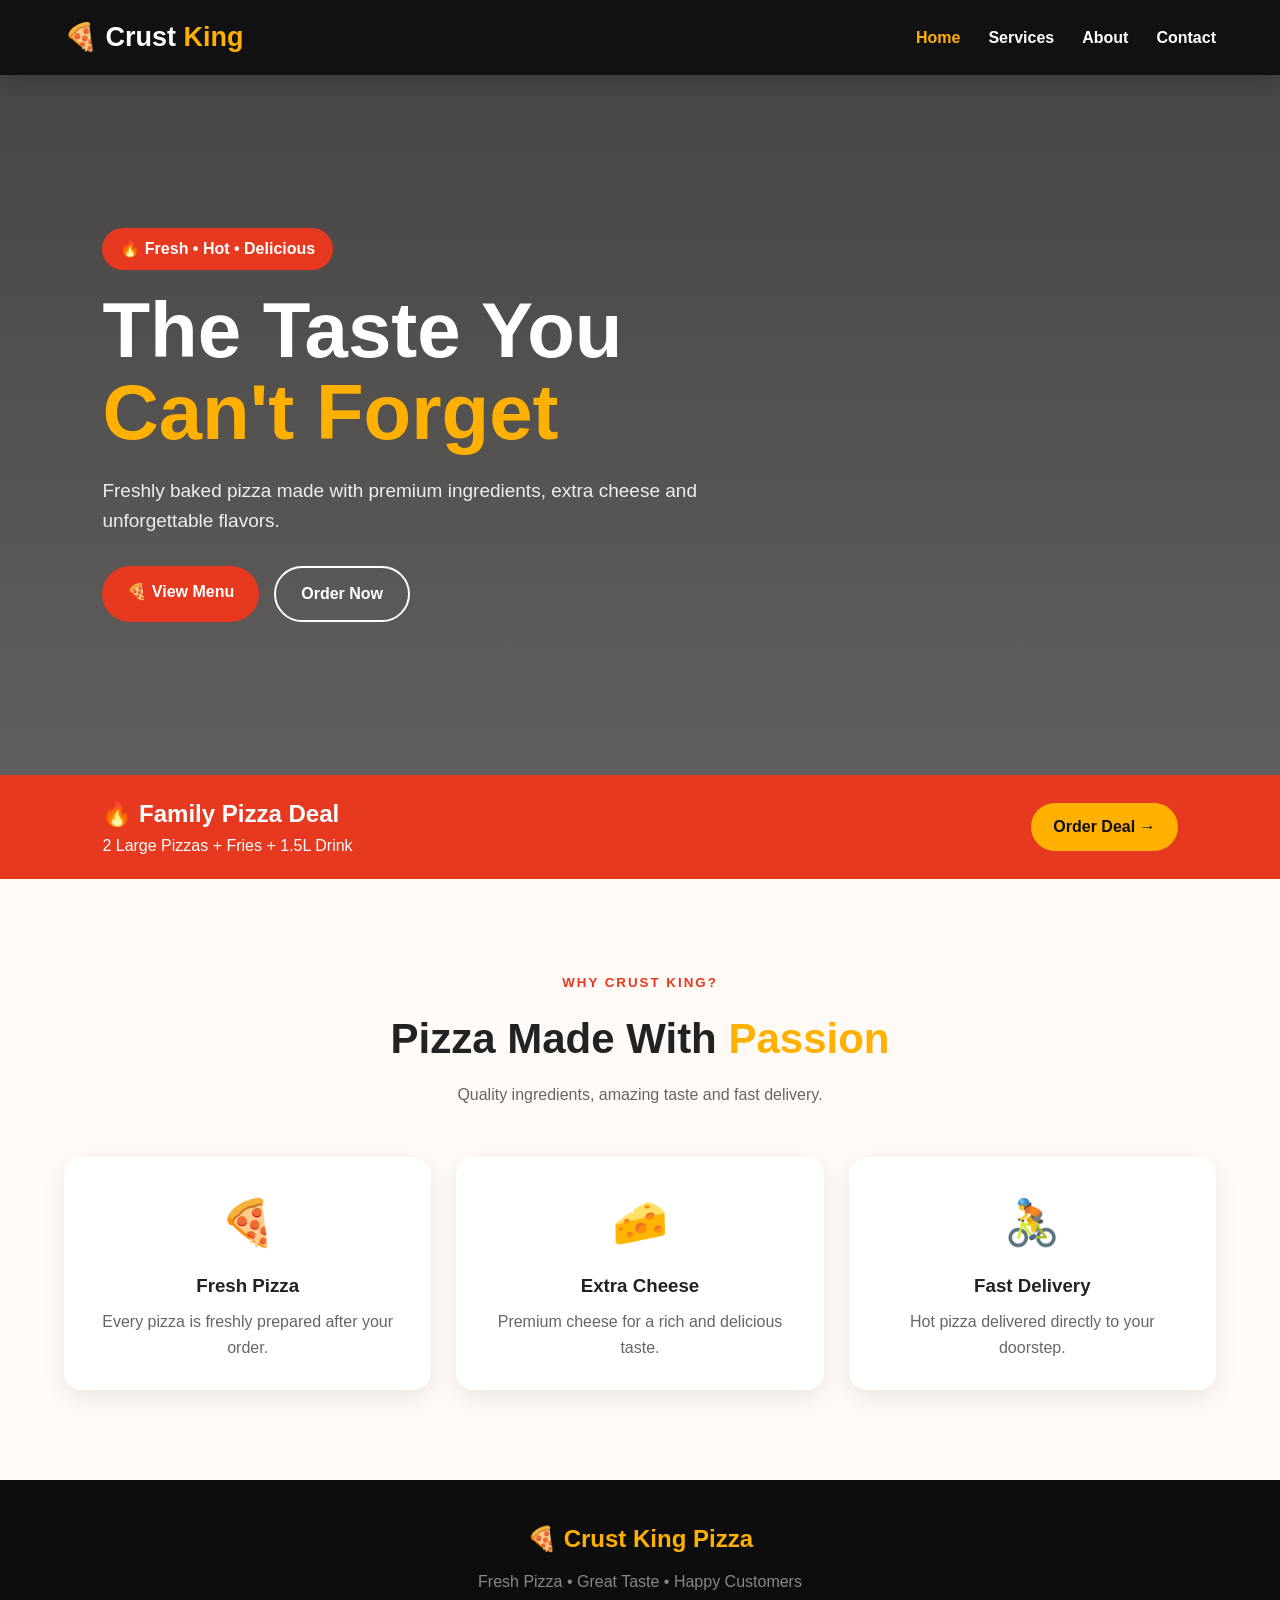
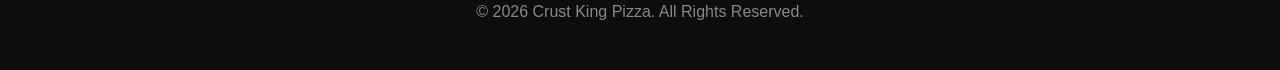
<file: index.html>
<!DOCTYPE html>
<html lang="en">
<head>
    <meta charset="UTF-8">
    <meta name="viewport" content="width=device-width, initial-scale=1.0">
    <title>Crust King Pizza | Home</title>
    <link rel="stylesheet" href="style.css">
</head>
<body>

<header>
    <div class="container navbar">
        <a href="index.html" class="logo">🍕 Crust <span>King</span></a>

        <nav>
            <a class="active" href="index.html">Home</a>
            <a href="services.html">Services</a>
            <a href="about.html">About</a>
            <a href="contact.html">Contact</a>
        </nav>
    </div>
</header>

<section class="hero">
    <div class="hero-content">
        <span class="badge">🔥 Fresh • Hot • Delicious</span>

        <h1>
            The Taste You
            <span>Can't Forget</span>
        </h1>

        <p>
            Freshly baked pizza made with premium ingredients,
            extra cheese and unforgettable flavors.
        </p>

        <div class="buttons">
            <a href="services.html" class="btn">🍕 View Menu</a>
            <a href="contact.html" class="btn outline">Order Now</a>
        </div>
    </div>
</section>

<section class="offer">
    <div>
        <h2>🔥 Family Pizza Deal</h2>
        <p>2 Large Pizzas + Fries + 1.5L Drink</p>
    </div>

    <a href="contact.html">Order Deal →</a>
</section>

<section class="section">
    <div class="heading">
        <small>WHY CRUST KING?</small>
        <h2>Pizza Made With <span>Passion</span></h2>
        <p>Quality ingredients, amazing taste and fast delivery.</p>
    </div>

    <div class="features">

        <div class="feature">
            <div>🍕</div>
            <h3>Fresh Pizza</h3>
            <p>Every pizza is freshly prepared after your order.</p>
        </div>

        <div class="feature">
            <div>🧀</div>
            <h3>Extra Cheese</h3>
            <p>Premium cheese for a rich and delicious taste.</p>
        </div>

        <div class="feature">
            <div>🚴</div>
            <h3>Fast Delivery</h3>
            <p>Hot pizza delivered directly to your doorstep.</p>
        </div>

    </div>
</section>

<footer>
    <h2>🍕 Crust King Pizza</h2>
    <p>Fresh Pizza • Great Taste • Happy Customers</p>
    <p>© 2026 Crust King Pizza. All Rights Reserved.</p>
</footer>

</body>
</html>
</file>
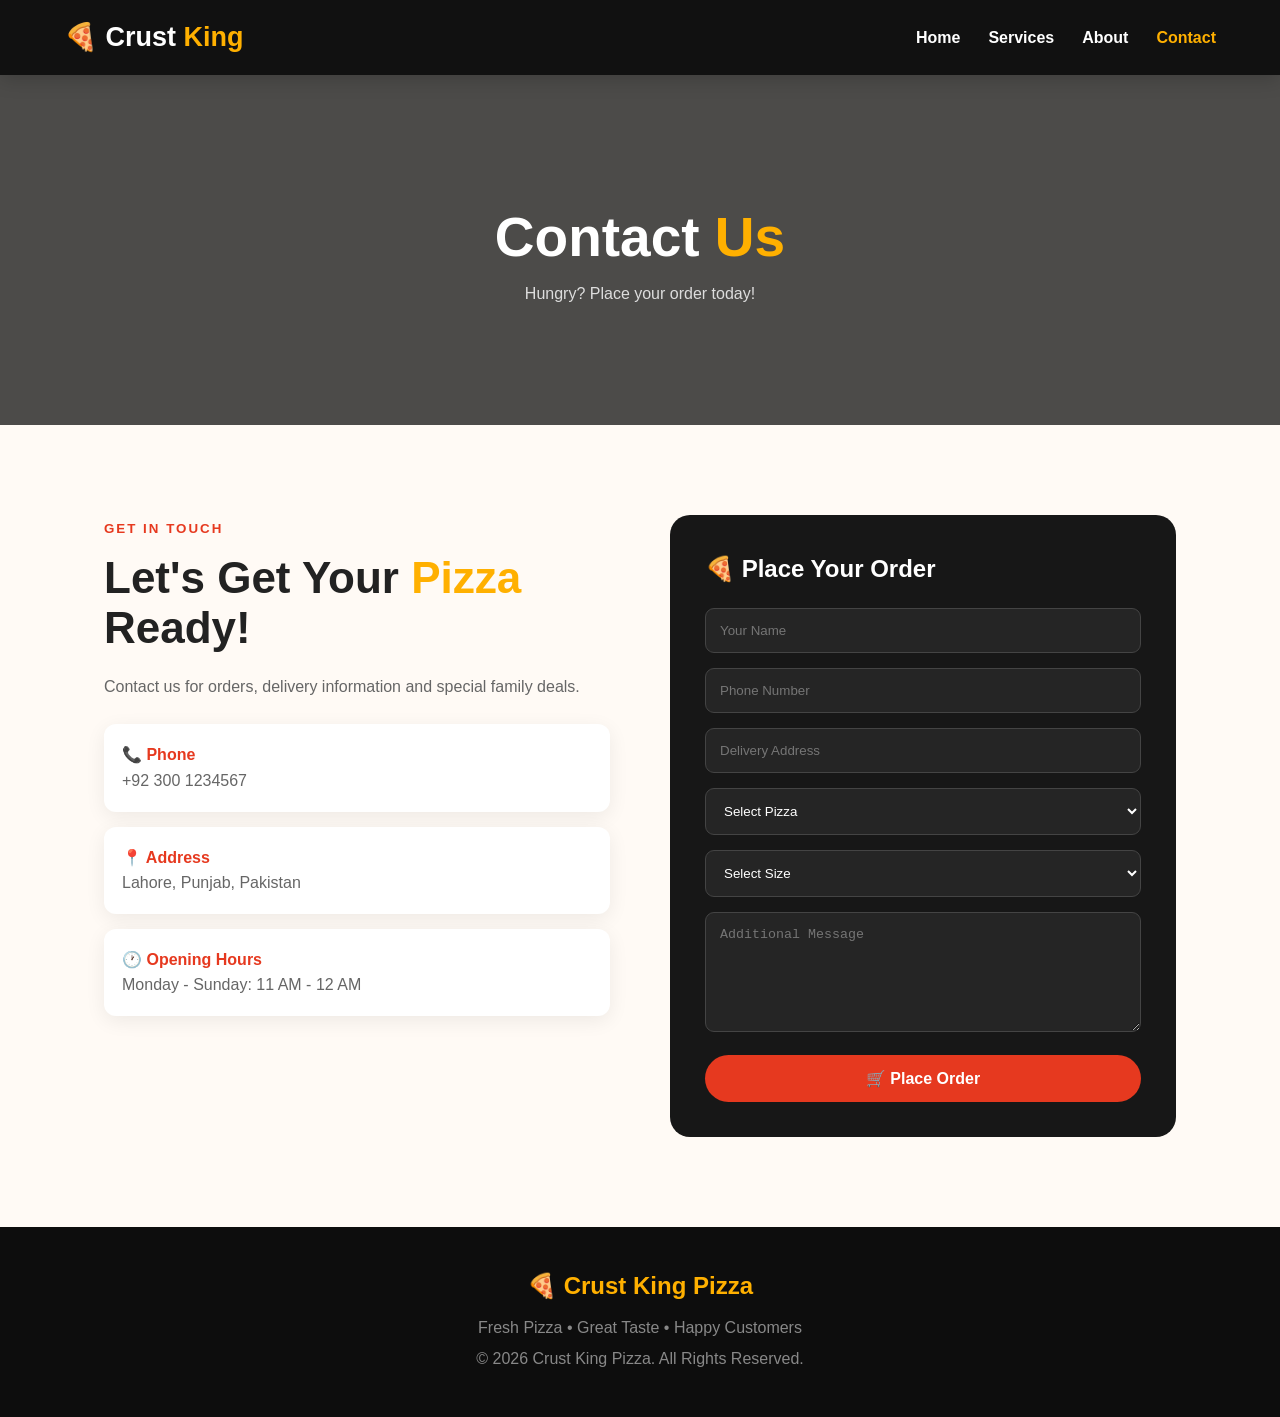
<file: contact.html>
<!DOCTYPE html>
<html lang="en">
<head>
    <meta charset="UTF-8">
    <meta name="viewport" content="width=device-width, initial-scale=1.0">
    <title>Crust King Pizza | Contact</title>
    <link rel="stylesheet" href="style.css">
</head>
<body>

<header>
    <div class="container navbar">
        <a href="index.html" class="logo">🍕 Crust <span>King</span></a>

        <nav>
            <a href="index.html">Home</a>
            <a href="services.html">Services</a>
            <a href="about.html">About</a>
            <a class="active" href="contact.html">Contact</a>
        </nav>
    </div>
</header>

<section class="page-banner">
    <h1>Contact <span>Us</span></h1>
    <p>Hungry? Place your order today!</p>
</section>

<section class="contact-section">

    <div class="contact-info">

        <small>GET IN TOUCH</small>

        <h2>Let's Get Your <span>Pizza</span> Ready!</h2>

        <p>
            Contact us for orders, delivery information
            and special family deals.
        </p>

        <div class="info-box">
            <strong>📞 Phone</strong>
            <p>+92 300 1234567</p>
        </div>

        <div class="info-box">
            <strong>📍 Address</strong>
            <p>Lahore, Punjab, Pakistan</p>
        </div>

        <div class="info-box">
            <strong>🕐 Opening Hours</strong>
            <p>Monday - Sunday: 11 AM - 12 AM</p>
        </div>

    </div>


    <div class="order-form">

        <h2>🍕 Place Your Order</h2>

        <form>

            <input
                type="text"
                placeholder="Your Name"
                required
            >

            <input
                type="tel"
                placeholder="Phone Number"
                required
            >

            <input
                type="text"
                placeholder="Delivery Address"
                required
            >

            <select required>

                <option value="">
                    Select Pizza
                </option>

                <option>Pepperoni King</option>
                <option>Cheese Blast</option>
                <option>Chicken Tikka</option>
                <option>Veggie Supreme</option>
                <option>BBQ Chicken</option>
                <option>Crust King Special</option>

            </select>

            <select>

                <option value="">
                    Select Size
                </option>

                <option>Small</option>
                <option>Medium</option>
                <option>Large</option>

            </select>

            <textarea
                placeholder="Additional Message"
            ></textarea>

            <button type="submit">
                🛒 Place Order
            </button>

        </form>

    </div>

</section>

<footer>
    <h2>🍕 Crust King Pizza</h2>
    <p>Fresh Pizza • Great Taste • Happy Customers</p>
    <p>© 2026 Crust King Pizza. All Rights Reserved.</p>
</footer>

</body>
</html>
</file>
<file: style.css>
* {
    margin: 0;
    padding: 0;
    box-sizing: border-box;
    scroll-behavior: smooth;
}

body {
    font-family: Arial, Helvetica, sans-serif;
    background: #fffaf5;
    color: #222;
    line-height: 1.6;
}

a {
    text-decoration: none;
}

img {
    width: 100%;
    display: block;
}

.container {
    width: 90%;
    max-width: 1200px;
    margin: auto;
}


/* =========================
   HEADER
========================= */

header {
    background: #111;
    position: sticky;
    top: 0;
    z-index: 1000;
    box-shadow: 0 3px 20px rgba(0,0,0,.2);
}

.navbar {
    min-height: 75px;
    display: flex;
    align-items: center;
    justify-content: space-between;
}

.logo {
    font-size: 27px;
    font-weight: 900;
    color: white;
}

.logo span {
    color: #ffb000;
}

nav {
    display: flex;
    gap: 28px;
}

nav a {
    color: white;
    font-weight: 600;
    transition: .3s;
}

nav a:hover,
nav a.active {
    color: #ffb000;
}


/* =========================
   HERO
========================= */

.hero {
    min-height: 700px;
    display: flex;
    align-items: center;
    padding: 50px 8%;

    background:
        linear-gradient(
            rgba(0,0,0,.72),
            rgba(0,0,0,.62)
        ),
        url("https://images.unsplash.com/photo-1513104890138-7c749659a591?auto=format&fit=crop&w=1800&q=90");

    background-size: cover;
    background-position: center;
}

.hero-content {
    max-width: 700px;
    color: white;
}

.badge {
    display: inline-block;
    background: #e6391f;
    padding: 8px 18px;
    border-radius: 30px;
    font-weight: bold;
    margin-bottom: 20px;
}

.hero h1 {
    font-size: clamp(45px, 7vw, 78px);
    line-height: 1.05;
    margin-bottom: 22px;
}

.hero h1 span,
.page-banner span,
.heading span,
.about-text span,
.contact-info span {
    color: #ffb000;
}

.hero p {
    color: #eee;
    font-size: 19px;
    max-width: 600px;
    margin-bottom: 30px;
}

.buttons {
    display: flex;
    gap: 15px;
    flex-wrap: wrap;
}

.btn {
    display: inline-block;
    padding: 13px 25px;
    border-radius: 30px;
    background: #e6391f;
    color: white;
    font-weight: bold;
    transition: .3s;
}

.btn:hover {
    background: #ffb000;
    color: #111;
    transform: translateY(-3px);
}

.btn.outline {
    background: transparent;
    border: 2px solid white;
}

.btn.outline:hover {
    background: white;
}


/* =========================
   OFFER
========================= */

.offer {
    background: #e6391f;
    color: white;
    padding: 20px 8%;
    display: flex;
    justify-content: space-between;
    align-items: center;
    gap: 20px;
}

.offer a {
    background: #ffb000;
    color: #111;
    padding: 11px 22px;
    border-radius: 25px;
    font-weight: bold;
}


/* =========================
   SECTION
========================= */

.section {
    padding: 90px 5%;
}

.heading {
    text-align: center;
    margin-bottom: 50px;
}

.heading small,
.about-text small,
.contact-info small {
    color: #e6391f;
    font-weight: bold;
    letter-spacing: 2px;
}

.heading h2 {
    font-size: 42px;
    margin: 10px 0;
}

.heading p {
    color: #666;
}


/* =========================
   FEATURES
========================= */

.features {
    max-width: 1200px;
    margin: auto;
    display: grid;
    grid-template-columns: repeat(3,1fr);
    gap: 25px;
}

.feature {
    text-align: center;
    padding: 30px;
    background: white;
    border-radius: 18px;
    box-shadow: 0 8px 25px rgba(0,0,0,.08);
    transition: .3s;
}

.feature:hover {
    transform: translateY(-7px);
}

.feature div {
    font-size: 45px;
    margin-bottom: 12px;
}

.feature h3 {
    margin-bottom: 8px;
}

.feature p {
    color: #666;
}


/* =========================
   PAGE BANNER
========================= */

.page-banner {
    min-height: 350px;
    display: flex;
    flex-direction: column;
    justify-content: center;
    align-items: center;
    text-align: center;
    color: white;

    background:
        linear-gradient(
            rgba(0,0,0,.7),
            rgba(0,0,0,.7)
        ),
        url("https://images.unsplash.com/photo-1579751626657-72bc17010498?auto=format&fit=crop&w=1800&q=90");

    background-size: cover;
    background-position: center;
}

.page-banner h1 {
    font-size: 55px;
}

.page-banner p {
    color: #ddd;
}


/* =========================
   PIZZA MENU
========================= */

.pizza-grid {
    max-width: 1200px;
    margin: auto;
    display: grid;
    grid-template-columns: repeat(3,1fr);
    gap: 28px;
}

.pizza-card {
    background: white;
    border-radius: 20px;
    overflow: hidden;
    box-shadow: 0 8px 30px rgba(0,0,0,.1);
    transition: .3s;
}

.pizza-card:hover {
    transform: translateY(-8px);
    box-shadow: 0 15px 40px rgba(0,0,0,.16);
}

.pizza-card img {
    height: 240px;
    object-fit: cover;
}

.pizza-info {
    padding: 22px;
}

.pizza-info h2 {
    margin-bottom: 8px;
}

.pizza-info p {
    color: #666;
    min-height: 50px;
}

.price-row {
    display: flex;
    justify-content: space-between;
    align-items: center;
    margin-top: 18px;
}

.price-row strong {
    color: #e6391f;
    font-size: 22px;
}

.price-row a {
    background: #111;
    color: white;
    padding: 9px 17px;
    border-radius: 22px;
    font-weight: bold;
}

.price-row a:hover {
    background: #e6391f;
}


/* =========================
   ABOUT
========================= */

.about-section {
    max-width: 1200px;
    margin: auto;
    padding: 90px 5%;
    display: grid;
    grid-template-columns: 1fr 1fr;
    gap: 60px;
    align-items: center;
}

.about-image {
    border-radius: 25px;
    overflow: hidden;
    box-shadow: 0 15px 40px rgba(0,0,0,.15);
}

.about-image img {
    height: 450px;
    object-fit: cover;
}

.about-text h2 {
    font-size: 44px;
    margin: 10px 0 20px;
}

.about-text p {
    color: #666;
    margin-bottom: 15px;
}

.about-text ul {
    list-style: none;
    margin: 20px 0;
}

.about-text li {
    margin: 10px 0;
    font-weight: bold;
}

.about-text li::first-letter {
    color: #e6391f;
}


/* =========================
   DARK SECTION
========================= */

.dark-section {
    padding: 90px 5%;
    background: #151515;
    color: white;
}

.dark-section .heading p {
    color: #aaa;
}

.dark-section .feature {
    background: #202020;
    color: white;
}

.dark-section .feature p {
    color: #aaa;
}


/* =========================
   CONTACT
========================= */

.contact-section {
    max-width: 1200px;
    margin: auto;
    padding: 90px 5%;
    display: grid;
    grid-template-columns: 1fr 1fr;
    gap: 60px;
}

.contact-info h2 {
    font-size: 44px;
    line-height: 1.15;
    margin: 12px 0 20px;
}

.contact-info > p {
    color: #666;
    margin-bottom: 25px;
}

.info-box {
    background: white;
    padding: 18px;
    border-radius: 12px;
    margin: 15px 0;
    box-shadow: 0 5px 20px rgba(0,0,0,.07);
}

.info-box strong {
    color: #e6391f;
}

.info-box p {
    color: #666;
}

.order-form {
    background: #171717;
    padding: 35px;
    border-radius: 20px;
    color: white;
}

.order-form h2 {
    margin-bottom: 20px;
}

.order-form input,
.order-form select,
.order-form textarea {
    width: 100%;
    padding: 14px;
    margin-bottom: 15px;
    border: 1px solid #444;
    border-radius: 9px;
    background: #252525;
    color: white;
    outline: none;
}

.order-form textarea {
    min-height: 120px;
    resize: vertical;
}

.order-form button {
    width: 100%;
    border: none;
    padding: 14px;
    border-radius: 25px;
    background: #e6391f;
    color: white;
    font-weight: bold;
    font-size: 16px;
    cursor: pointer;
}

.order-form button:hover {
    background: #ffb000;
    color: #111;
}


/* =========================
   FOOTER
========================= */

footer {
    background: #0d0d0d;
    color: white;
    text-align: center;
    padding: 40px 20px;
}

footer h2 {
    color: #ffb000;
    margin-bottom: 10px;
}

footer p {
    color: #888;
    margin: 5px;
}


/* =========================
   RESPONSIVE
========================= */

@media(max-width:950px) {

    .pizza-grid {
        grid-template-columns: repeat(2,1fr);
    }

    .features {
        grid-template-columns: repeat(2,1fr);
    }

    .about-section,
    .contact-section {
        grid-template-columns: 1fr;
    }
}


@media(max-width:650px) {

    .navbar {
        flex-direction: column;
        padding: 15px 0;
        gap: 15px;
    }

    nav {
        gap: 14px;
        flex-wrap: wrap;
        justify-content: center;
    }

    nav a {
        font-size: 13px;
    }

    .hero {
        min-height: 600px;
        padding: 40px 6%;
        text-align: center;
    }

    .hero h1 {
        font-size: 45px;
    }

    .hero p {
        font-size: 16px;
    }

    .buttons {
        justify-content: center;
    }

    .offer {
        flex-direction: column;
        text-align: center;
    }

    .pizza-grid,
    .features {
        grid-template-columns: 1fr;
    }

    .page-banner h1 {
        font-size: 42px;
    }

    .heading h2,
    .about-text h2,
    .contact-info h2 {
        font-size: 34px;
    }

    .about-image img {
        height: 320px;
    }

}
</file>
